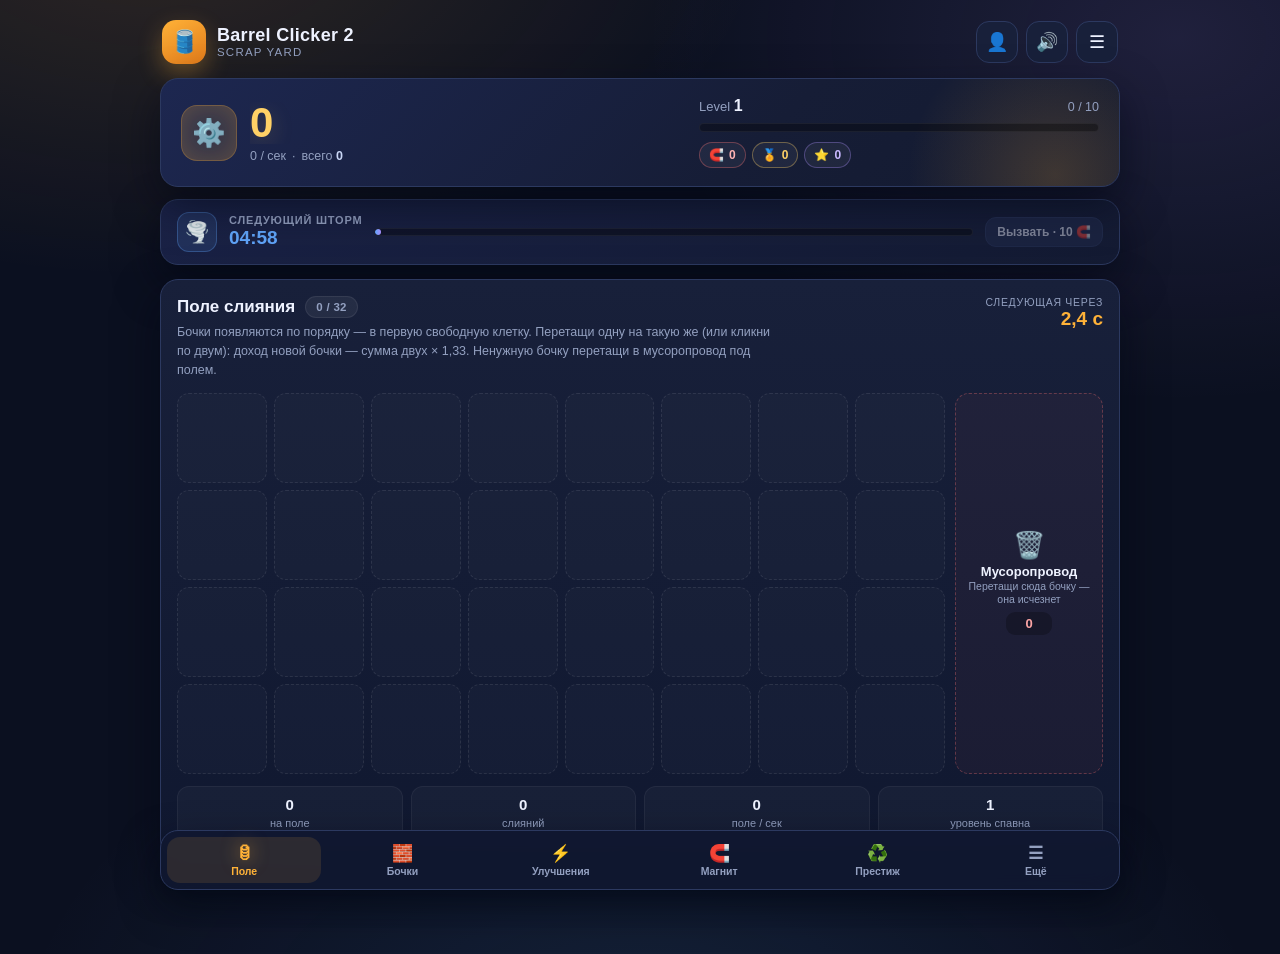
<file: play/index.html>
<!DOCTYPE html>
<html lang="ru">
<head>
  <meta charset="utf-8">
  <meta name="viewport" content="width=device-width, initial-scale=1, viewport-fit=cover">
  <title>Barrel Clicker 2 — скрап, бочки и штормы</title>
  <meta name="description" content="Кликер про бочки, скрап и магнитные шторма: 512 уровней, престиж и золотой скрап. Играй на телефоне с домашнего экрана.">
  <meta name="theme-color" content="#0b1020">
  <meta name="color-scheme" content="dark">
  <meta name="application-name" content="Barrel Clicker">
  <meta name="mobile-web-app-capable" content="yes">
  <meta name="apple-mobile-web-app-capable" content="yes">
  <meta name="apple-mobile-web-app-status-bar-style" content="black-translucent">
  <meta name="apple-mobile-web-app-title" content="Barrel Clicker">
  <link rel="manifest" href="manifest.webmanifest">
  <link rel="icon" type="image/png" sizes="32x32" href="assets/icons/favicon-32.png">
  <link rel="icon" type="image/png" sizes="48x48" href="assets/icons/favicon-48.png">
  <link rel="apple-touch-icon" sizes="180x180" href="assets/icons/apple-touch-icon.png">
  <link rel="stylesheet" href="assets/style.css?v=20261114b">
</head>
<body>
  <div class="boot-splash" id="bootSplash" aria-hidden="true">
    <div class="boot-splash-inner">
      <div class="boot-avatar">🛢️</div>
      <div class="boot-name">
        <b>Barrel Clicker <span class="boot-num">2</span></b>
        <span class="boot-sub">Scrap Yard</span>
      </div>
    </div>
  </div>

  <div class="bg-fx" aria-hidden="true">
    <span class="blob blob-1"></span>
    <span class="blob blob-2"></span>
    <span class="blob blob-3"></span>
  </div>
  <canvas class="fx-canvas" id="fxCanvas" aria-hidden="true"></canvas>

  <div class="app">
    <header class="appbar">
      <div class="brand">
        <span class="brand-mark" id="brandMark" role="button" tabindex="0" aria-label="Логотип">🛢️</span>
        <div class="brand-text">
          <b>Barrel Clicker 2</b>
          <span>Scrap Yard</span>
        </div>
      </div>
      <div class="appbar-actions">
        <button class="icon-btn account-btn" id="accountBtn" aria-label="Аккаунт" title="Аккаунт">
          <span id="accountBtnIco">👤</span>
          <i class="account-dot" id="accountDot" hidden></i>
        </button>
        <button class="icon-btn" id="soundBtn" aria-label="Звук" title="Звук">🔊</button>
        <button class="icon-btn" id="moreBtn" aria-label="Ещё">☰</button>
      </div>
    </header>

    <section class="hero card">
      <div class="hero-scrap">
        <span class="hero-icon">⚙️</span>
        <div class="hero-scrap-text">
          <div class="hero-value" id="scrap">0</div>
          <div class="hero-sub">
            <span id="perSecond">0 / сек</span>
            <span class="dot">·</span>
            <span>всего <b id="totalScrap">0</b></span>
          </div>
        </div>
      </div>

      <div class="hero-side">
        <div class="level-line">
          <span>Level <b id="level">1</b></span>
          <span class="muted" id="xpText">0 / 10</span>
        </div>
        <div class="bar xp"><i id="xpFill"></i></div>
        <div class="pill-row">
          <span class="pill magnet">🧲 <b id="magnets">0</b></span>
          <span class="pill golden">🏅 <b id="goldenScrap">0</b></span>
          <span class="pill star">⭐ <b id="stars">0</b></span>
        </div>
      </div>
    </section>

    <section class="storm card">
      <span class="storm-icon">🌪️</span>
      <div class="storm-text">
        <b id="stormLabel">Следующий шторм</b>
        <span id="stormEta">05:00</span>
      </div>
      <div class="bar storm-bar"><i id="stormFill"></i></div>
      <button class="btn small" id="stormCall">Вызвать · 10 🧲</button>
    </section>

    <main class="views">
      <!-- ПОЛЕ -->
      <section class="view" id="view-field">
        <div class="card field-card">
          <div class="field-head">
            <div class="field-head-text">
              <h2 class="field-title">
                Поле слияния
                <span class="badge" id="fieldCount">0 / 32</span>
              </h2>
              <p class="field-sub">
                Бочки появляются по порядку — в первую свободную клетку.
                Перетащи одну на такую же (или кликни по двум): доход новой бочки — сумма двух × 1,33.
                Ненужную бочку перетащи в мусоропровод под полем.
              </p>
            </div>
            <div class="field-meta">
              <span class="spawn-label">следующая через</span>
              <span class="spawn-eta" id="spawnEta">5,0 с</span>
            </div>
          </div>

          <div class="field-wrap">
            <div class="field" id="field"></div>

            <div class="trash-zone" id="trashZone" title="Перетащи сюда бочку, чтобы выбросить">
              <span class="trash-ico">🗑️</span>
              <div class="trash-text">
                <b>Мусоропровод</b>
                <span>Перетащи сюда бочку — она исчезнет</span>
              </div>
              <span class="trash-count" id="trashCount">0</span>
            </div>
          </div>

          <div class="field-stats">
            <div><b id="fieldBarrels">0</b><span>на поле</span></div>
            <div><b id="merges">0</b><span>слияний</span></div>
            <div><b id="fieldIncome">0</b><span>поле / сек</span></div>
            <div><b id="spawnTierNow">1</b><span>уровень спавна</span></div>
          </div>

          <div class="float-layer" id="floatLayer"></div>
        </div>
      </section>

      <!-- БОЧКИ -->
      <section class="view hidden" id="view-barrels">
        <div class="view-head">
          <h2>Бочки</h2>
          <span class="badge" id="unlockedBarrels">Открыто: 1 / 512</span>
        </div>
        <div class="barrel-tools">
          <input type="number" id="barrelJump" min="1" max="512" step="1" placeholder="Найти уровень 1–512">
          <button class="btn small" id="barrelJumpBtn">Найти</button>
          <button class="btn small" id="barrelNowBtn">К текущему</button>
        </div>
        <div class="barrel-grid" id="barrelGrid"></div>
        <p class="view-note">
          Всего 512 уровней бочек — прокручивай список или найди нужный уровень по номеру.
          Бочки в коллекции приносят пассивный доход даже вне поля. Высокие уровни открываются,
          когда появляется бочка такого уровня, куплена предыдущая или хватает скрапа.
        </p>
      </section>

      <!-- УЛУЧШЕНИЯ -->
      <section class="view hidden" id="view-upgrades">
        <div class="view-head">
          <h2>Улучшения</h2>
          <span class="muted" id="upgradeSummary">0 улучшений</span>
        </div>
        <div class="upgrade-grid" id="upgradeGrid"></div>
        <p class="view-note">
          «Быстрый конвейер» можно прокачать максимум 40 раз: 5,0 с → 1,0 с.
          «Стартовый уровень» повышает уровень новых бочек — вплоть до 512-го,
          а бочки прошлого уровня на поле сразу становятся нового.
          «Больше — лучше» добавляет до 5 дополнительных клеток для появления бочек:
          первая стоит 1 млрд скрапа, каждая следующая — в 1000 раз дороже.
        </p>
      </section>

      <!-- МАГНИТНЫЙ МАГАЗИН -->
      <section class="view hidden" id="view-magnet">
        <div class="view-head">
          <h2>Магнитный магазин</h2>
          <span class="badge" id="magnetSummary">0 / 25</span>
        </div>
        <p class="view-note">
          Постоянные улучшения за 🧲: они не сбрасываются при престиже.
          Сейчас в запасе: <b id="magnetBalance">0</b> 🧲.
        </p>
        <div class="upgrade-grid" id="magnetGrid"></div>
        <p class="view-note">
          Магниты падают при слияниях, а во время шторма их ловят кликом.
          «Экономия» снижает цену ручного вызова шторма с 10 до 5 🧲.
        </p>
      </section>

      <!-- ПРЕСТИЖ -->
      <section class="view hidden" id="view-prestige">
        <div class="card prestige-card">
          <div class="prestige-head">
            <span class="prestige-icon">♻️</span>
            <div>
              <h2>Престиж</h2>
              <p>Перезапуск сохраняет золотой скрап, звёзды и магниты.
                Первый перезапуск — с 1 млн скрапа за забег, каждые 5 перезапусков — в 10 раз дороже.</p>
            </div>
          </div>

          <div class="prestige-main">
            <div>
              <span>Свалка</span>
              <b>уровень <span id="prestigeLevel">1</span></b>
            </div>
            <div>
              <span>Золотой скрап</span>
              <b class="golden-text" id="prestigeGolden">0</b>
            </div>
          </div>

          <div class="prestige-list">
            <div><span>Нужно за забег</span><b id="prestigeNeed">1 M</b></div>
            <div><span>Накоплено за забег</span><b id="prestigeProgress">0 / 1 M</b></div>
            <div><span>После перезапуска</span><b id="prestigeGain">+0 🏅</b></div>
            <div><span>Бонус за 100 🏅</span><b id="prestigePerGolden">10%</b></div>
            <div><span>Текущий буст</span><b id="prestigeBoost">×1,00</b></div>
            <div><span>Буст после перезапуска</span><b id="prestigeNextBoost">×1,00</b></div>
          </div>

          <button class="btn danger wide" id="prestigeBtn">Перезапустить игру</button>
        </div>

        <div class="card stars-card">
          <div class="stars-head">
            <h2>Звёзды</h2>
            <span class="badge" id="starsCount">0 / 10</span>
          </div>
          <div class="stars-row" id="starRow"></div>
          <p class="stars-note">Каждая звезда даёт +10% ко всему доходу. Одна звезда — за каждый перезапуск, максимум 10.</p>
          <div class="stat-line"><span>Бонус звёзд</span><b id="starBoost">+0%</b></div>
        </div>
      </section>
    </main>

    <nav class="bottom-nav">
      <button data-view="field" class="active"><span>🛢</span>Поле</button>
      <button data-view="barrels"><span>🧱</span>Бочки</button>
      <button data-view="upgrades"><span>⚡</span>Улучшения</button>
      <button data-view="magnet"><span>🧲</span>Магнит</button>
      <button data-view="prestige"><span>♻️</span>Престиж</button>
      <button id="moreBtn2"><span>☰</span>Ещё</button>
    </nav>
  </div>

  <!-- Окно «Ещё»: статистика, новости, настройки -->
  <div class="sheet" id="moreSheet" hidden>
    <div class="sheet-card">
      <header class="sheet-head">
        <h2>Ещё</h2>
        <button class="icon-btn" id="sheetClose" aria-label="Закрыть">✕</button>
      </header>

      <div class="sheet-tabs">
        <button data-sheet="stats" class="active">Статистика</button>
        <button data-sheet="news">Новости</button>
        <button data-sheet="options">Настройки</button>
      </div>

      <div class="sheet-panel" id="sheet-stats">
        <div class="stat-grid">
          <div><span>Всего скрапа</span><b id="statTotalScrap">0</b></div>
          <div><span>Слияний</span><b id="statMerges">0</b></div>
          <div><span>Бочек создано</span><b id="statSpawns">0</b></div>
          <div><span>Штормов</span><b id="statStorms">0</b></div>
          <div><span>Перезапусков</span><b id="statRestarts">0</b></div>
          <div><span>Множитель</span><b id="statMult">×1</b></div>
        </div>
      </div>

      <div class="sheet-panel hidden" id="sheet-news">
        <div class="news-item">
          <b>Аккаунт и облако</b>
          <span>Создай аккаунт — прогресс будет храниться в облаке и переедет на другое устройство. Или играй как гость: тогда всё останется на этом устройстве.</span>
        </div>
        <div class="news-item">
          <b>Магнитный шторм</b>
          <span>Во время шторма магниты падают сверху вниз — успей кликнуть по каждому и собрать 🧲.</span>
        </div>
        <div class="news-item">
          <b>512 уровней бочек</b>
          <span>К 12 базовым бочкам добавлено ещё 500: ищи нужный уровень в магазине по номеру.</span>
        </div>
        <div class="news-item">
          <b>Скорость появления</b>
          <span>Максимум 40 улучшений, каждый уровень ускоряет появление на 0,1 секунды.</span>
        </div>
        <div class="news-item">
          <b>Больше — лучше</b>
          <span>Новое улучшение добавляет клетку для появления бочек. Всего до 5 клеток: 1 млрд скрапа за первую и ×1000 за каждую следующую.</span>
        </div>
      </div>

      <div class="sheet-panel hidden" id="sheet-options">
        <div class="install-card" id="installCard" hidden>
          <div class="install-head">
            <span class="install-ico" aria-hidden="true">📱</span>
            <div>
              <b>Установить игру</b>
              <span id="installState">Добавь на домашний экран — и играй без браузера</span>
            </div>
          </div>
          <button class="btn wide" id="installBtn" hidden>Установить на телефон</button>
          <ol class="install-steps" id="installSteps" hidden>
            <li>Открой игру в <b>Safari</b></li>
            <li>Нажми <b>«Поделиться»</b> <span class="install-share" aria-hidden="true">⬆️</span> внизу экрана</li>
            <li>Выбери <b>«На экран „Домой“»</b> и нажми «Добавить»</li>
          </ol>
        </div>
        <div class="options-row">
          <button class="btn" id="accountRowBtn">👤 Аккаунт</button>
        </div>
        <p class="options-note" id="accountStatusText">Гостевой режим: прогресс хранится только на этом устройстве.</p>

        <div class="options-row">
          <button class="btn" id="exportBtn">Экспорт сохранения</button>
          <button class="btn" id="importBtn">Импорт сохранения</button>
        </div>
        <div class="options-row">
          <button class="btn danger wide" id="resetBtn">Сбросить весь прогресс</button>
        </div>
        <p class="options-note">Гостевой прогресс хранится локально. С аккаунтом — ещё и в облаке.</p>
      </div>
    </div>
  </div>

  <input type="file" id="importFile" accept="application/json" hidden>

  <!-- Секретная админ-панель: 10 кликов по логотипу в левом верхнем углу -->
  <div class="sheet" id="adminGate" hidden>
    <div class="sheet-card admin-gate-card">
      <header class="sheet-head">
        <h2>Вход в админ-панель</h2>
        <button class="icon-btn" id="adminGateClose" aria-label="Закрыть">✕</button>
      </header>
      <p class="admin-hint">Введи пароль, чтобы открыть управление игрой.</p>
      <input type="password" id="adminPassword" autocomplete="off" placeholder="Пароль">
      <div class="admin-error" id="adminError"></div>
      <div class="options-row">
        <button class="btn wide" id="adminLoginBtn">Войти</button>
      </div>
    </div>
  </div>

  <div class="sheet" id="adminPanel" hidden>
    <div class="sheet-card admin-card">
      <header class="sheet-head">
        <h2>Админ-панель</h2>
        <button class="icon-btn" id="adminClose" aria-label="Закрыть">✕</button>
      </header>

      <div class="admin-grid">
        <section class="admin-block">
          <h3>Скрап</h3>
          <div class="admin-row"><input type="number" id="adminScrap" step="any" placeholder="Сумма"></div>
          <div class="admin-row">
            <button class="btn small" data-admin="scrap-add">Выдать</button>
            <button class="btn small" data-admin="scrap-set">Выставить</button>
          </div>
          <span class="admin-now" id="adminScrapNow"></span>
        </section>

        <section class="admin-block">
          <h3>Магниты</h3>
          <div class="admin-row"><input type="number" id="adminMagnets" step="1" placeholder="Количество"></div>
          <div class="admin-row">
            <button class="btn small" data-admin="magnets-add">Выдать</button>
            <button class="btn small" data-admin="magnets-set">Выставить</button>
          </div>
          <span class="admin-now" id="adminMagnetsNow"></span>
        </section>

        <section class="admin-block">
          <h3>Золотой скрап</h3>
          <div class="admin-row"><input type="number" id="adminGolden" step="1" placeholder="Количество"></div>
          <div class="admin-row">
            <button class="btn small" data-admin="golden-add">Выдать</button>
            <button class="btn small" data-admin="golden-set">Выставить</button>
          </div>
          <span class="admin-now" id="adminGoldenNow"></span>
        </section>

        <section class="admin-block">
          <h3>Звёзды</h3>
          <div class="admin-row"><input type="number" id="adminStars" min="0" max="10" step="1" placeholder="0–10"></div>
          <div class="admin-row">
            <button class="btn small" data-admin="stars-set">Выставить</button>
          </div>
          <span class="admin-now" id="adminStarsNow"></span>
        </section>

        <section class="admin-block">
          <h3>Бочки</h3>
          <div class="admin-row"><input type="number" id="adminTier" min="1" max="512" step="1" placeholder="Уровень 1–512"></div>
          <div class="admin-row">
            <button class="btn small" data-admin="field-spawn">На поле</button>
            <button class="btn small" data-admin="field-fill">Заполнить</button>
          </div>
          <div class="admin-row">
            <button class="btn small" data-admin="field-clear">Очистить поле</button>
            <button class="btn small" data-admin="unlock-barrels">Открыть все</button>
          </div>
          <span class="admin-now" id="adminFieldNow"></span>
        </section>

        <section class="admin-block">
          <h3>Спавн</h3>
          <div class="admin-row"><input type="number" id="adminSpeed" min="0" max="40" step="1" placeholder="Скорость 0–40"></div>
          <div class="admin-row"><button class="btn small" data-admin="speed-set">Выставить скорость</button></div>
          <div class="admin-row"><input type="number" id="adminStart" min="0" max="511" step="1" placeholder="Старт 0–511"></div>
          <div class="admin-row"><button class="btn small" data-admin="start-set">Стартовый уровень</button></div>
          <span class="admin-now" id="adminSpawnNow"></span>
        </section>

        <section class="admin-block">
          <h3>Улучшения</h3>
          <div class="admin-row">
            <button class="btn small" data-admin="max-upgrades">Прокачать всё</button>
            <button class="btn small" data-admin="max-magnets">Магнитный магазин</button>
          </div>
          <span class="admin-now" id="adminUpgradesNow"></span>
        </section>

        <section class="admin-block">
          <h3>Сброс</h3>
          <div class="admin-row">
            <button class="btn small danger" data-admin="reset-run">Сбросить забег</button>
            <button class="btn small danger" data-admin="reset-all">Полный сброс</button>
          </div>
          <span class="admin-now">Забег сохраняет звёзды, магниты и клетки.</span>
        </section>
      </div>
    </div>
  </div>

  <!-- Осмотр бочки: открывается кнопкой-глазом на карточке -->
  <div class="sheet" id="barrelInspect" hidden>
    <div class="sheet-card inspect-card">
      <header class="sheet-head">
        <h2>Осмотр бочки</h2>
        <button class="icon-btn" id="inspectClose" aria-label="Закрыть">✕</button>
      </header>

      <div class="inspect-stage">
        <span class="inspect-glow" aria-hidden="true"></span>
        <div class="inspect-art" id="inspectArt">
          <canvas class="inspect-canvas" id="inspectCanvas" width="360" height="450"
                  aria-label="3D-бочка. Потяни мышкой, чтобы повернуть."></canvas>
        </div>
      </div>
      <p class="inspect-hint" id="inspectHint">Потяни мышкой, чтобы покрутить бочку</p>

      <div class="inspect-title">
        <span class="inspect-level" id="inspectLevel">Уровень 1 / 512</span>
        <b id="inspectName">Деревянная</b>
        <span id="inspectDesc">Пахнет смолой</span>
      </div>

      <div class="inspect-grid" id="inspectGrid"></div>
      <p class="inspect-note" id="inspectNote"></p>

      <div class="options-row inspect-nav">
        <button class="btn" id="inspectPrev">← Уровень ниже</button>
        <button class="btn" id="inspectNext">Уровень выше →</button>
      </div>
    </div>
  </div>

  <div class="storm-layer" id="stormLayer"></div>
  <div class="toast-wrap" id="toastWrap"></div>

  <div class="acc-onboard" id="accountOnboard" hidden>
    <div class="acc-onboard-card">
      <div class="acc-onboard-logo">🛢️</div>
      <h2>Barrel Clicker</h2>
      <p class="acc-onboard-lead">Создай аккаунт, чтобы прогресс сохранялся в облаке и не пропал при переустановке. Или играй как гость — тогда сохранение останется только на этом устройстве.</p>
      <div class="acc-onboard-actions">
        <button class="btn primary wide" data-acc="register">Создать аккаунт</button>
        <button class="btn wide" data-acc="login">Войти в аккаунт</button>
        <button class="btn wide acc-guest" data-acc="guest">Играть как гость</button>
      </div>
      <p class="acc-onboard-note">Для аккаунта нужны ник, почта и пароль. На почту придёт 8-значный код подтверждения.</p>
    </div>
  </div>

  <div class="sheet" id="accountSheet" hidden>
    <div class="sheet-card account-card">
      <div class="sheet-head">
        <b id="accountTitle">Аккаунт</b>
        <button class="icon-btn" id="accountClose" aria-label="Закрыть">✕</button>
      </div>
      <div id="accountBody"></div>
    </div>
  </div>

  <script src="assets/vendor/supabase.js"></script>
  <script src="assets/account-config.js"></script>
  <script src="assets/game.bundle.js?v=20261114b"></script>
  <script src="assets/account.js"></script>
</body>
</html>
</file>
<file: play/assets/style.css>
/* ------------------------------------------------------------------
   Barrel Clicker 2 — тёмный интерфейс в духе Scrap Clicker 2
------------------------------------------------------------------- */

:root {
  --bg: #0b1020;
  --bg-soft: #101830;
  --card: #18203a;
  --card-2: #212b4d;
  --line: #2c3960;
  --text: #eef2ff;
  --muted: #93a0c0;
  --accent: #ffb238;
  --accent-2: #4ade80;
  --gold: #ffd166;
  --blue: #60a5fa;
  --red: #f87171;
  --purple: #a78bfa;
  --green: #4ade80;
  --radius: 18px;
  --shadow: 0 18px 44px rgba(2, 6, 18, 0.55);
}

* { box-sizing: border-box; }

html, body {
  margin: 0;
  padding: 0;
  min-height: 100%;
}

body {
  font-family: "Segoe UI", Roboto, "Helvetica Neue", Arial, sans-serif;
  color: var(--text);
  background:
    radial-gradient(900px 520px at 12% -8%, rgba(255, 178, 56, 0.14), transparent 68%),
    radial-gradient(760px 520px at 92% 4%, rgba(167, 139, 250, 0.13), transparent 70%),
    radial-gradient(900px 600px at 50% 112%, rgba(96, 165, 250, 0.12), transparent 70%),
    var(--bg);
  -webkit-font-smoothing: antialiased;
}

a { color: inherit; }

button, input, select { font-family: inherit; }

.app {
  max-width: 980px;
  margin: 0 auto;
  padding: 16px 16px 28px;
}

/* ---------------------------------- шапка ---------------------------------- */

.appbar {
  display: flex;
  align-items: center;
  justify-content: space-between;
  gap: 14px;
  padding: 4px 2px 14px;
}

.brand {
  display: flex;
  align-items: center;
  gap: 11px;
}

.brand-mark {
  width: 44px;
  height: 44px;
  display: grid;
  place-items: center;
  border-radius: 14px;
  background: linear-gradient(150deg, #ffb238, #e07a1a);
  box-shadow: 0 10px 24px rgba(255, 178, 56, 0.32);
  font-size: 22px;
  animation: brandFloat 6s ease-in-out infinite;
}

@keyframes brandFloat {
  0%, 100% { transform: translateY(0); box-shadow: 0 10px 24px rgba(255, 178, 56, 0.32); }
  50% { transform: translateY(-2px); box-shadow: 0 14px 30px rgba(255, 178, 56, 0.45); }
}

.brand-text { display: flex; flex-direction: column; line-height: 1.15; }
.brand-text b { font-size: 18px; letter-spacing: 0.3px; }
.brand-text span { font-size: 11.5px; color: var(--muted); text-transform: uppercase; letter-spacing: 1.2px; }

/* ---------------------------------- заставка при запуске ---------------------------------- */

.boot-splash {
  position: fixed;
  inset: 0;
  z-index: 9999;
  display: grid;
  place-items: center;
  padding: 24px;
  pointer-events: none;
  background:
    radial-gradient(520px 340px at 50% 36%, rgba(255, 178, 56, 0.16), transparent 72%),
    radial-gradient(440px 300px at 50% 88%, rgba(167, 139, 250, 0.12), transparent 74%),
    var(--bg);
  animation: bootSplashOut 0.4s ease 1.25s forwards;
}

.boot-splash-inner {
  display: flex;
  flex-direction: column;
  align-items: center;
  gap: 18px;
  text-align: center;
}

.boot-avatar {
  position: relative;
  width: clamp(78px, 17vw, 96px);
  height: clamp(78px, 17vw, 96px);
  display: grid;
  place-items: center;
  border-radius: 28px;
  font-size: clamp(40px, 8.6vw, 50px);
  line-height: 1;
  background: radial-gradient(120% 120% at 30% 18%, #ffd98a, #ffb238 42%, #df7414 100%);
  box-shadow:
    0 22px 55px rgba(255, 178, 56, 0.28),
    inset 0 1px 0 rgba(255, 255, 255, 0.5),
    inset 0 -12px 26px rgba(130, 55, 0, 0.24);
  opacity: 0;
  transform: scale(0.55) rotate(-8deg);
  animation: bootAvatarIn 0.55s cubic-bezier(0.2, 0.75, 0.25, 1.25) 0.06s forwards;
}

.boot-avatar::before {
  content: "";
  position: absolute;
  inset: -12px;
  border-radius: 36px;
  border: 2px solid rgba(255, 209, 102, 0.55);
  opacity: 0;
  animation: bootAvatarRing 0.9s ease-out 0.16s forwards;
}

.boot-name {
  display: flex;
  flex-direction: column;
  gap: 5px;
  opacity: 0;
  transform: translateY(12px);
  animation: bootNameIn 0.42s cubic-bezier(0.2, 0.7, 0.3, 1) 0.42s forwards;
}

.boot-name b {
  font-size: clamp(26px, 5.4vw, 36px);
  letter-spacing: 0.4px;
  color: var(--text);
  text-shadow: 0 5px 26px rgba(255, 178, 56, 0.2);
}

.boot-num { color: var(--accent); }

.boot-sub {
  font-size: 11px;
  letter-spacing: 2.6px;
  text-transform: uppercase;
  color: var(--muted);
  opacity: 0;
  animation: bootSubIn 0.35s ease 0.68s forwards;
}

@keyframes bootAvatarIn {
  0% { opacity: 0; transform: scale(0.55) rotate(-8deg); }
  62% { opacity: 1; transform: scale(1.07) rotate(2deg); }
  100% { opacity: 1; transform: scale(1) rotate(0); }
}

@keyframes bootAvatarRing {
  0% { opacity: 0; transform: scale(0.72); }
  42% { opacity: 0.6; }
  100% { opacity: 0; transform: scale(1.22); }
}

@keyframes bootNameIn {
  from { opacity: 0; transform: translateY(12px); }
  to { opacity: 1; transform: translateY(0); }
}

@keyframes bootSubIn {
  from { opacity: 0; }
  to { opacity: 1; }
}

@keyframes bootSplashOut {
  to { opacity: 0; visibility: hidden; }
}

.icon-btn {
  width: 42px;
  height: 42px;
  display: grid;
  place-items: center;
  border-radius: 13px;
  border: 1px solid var(--line);
  background: var(--card);
  color: var(--text);
  font-size: 18px;
  cursor: pointer;
  transition: 0.15s;
}

.icon-btn:hover { border-color: #3d4e83; background: var(--card-2); }

/* ---------------------------------- карточки ---------------------------------- */

.card {
  background: linear-gradient(180deg, var(--card), var(--bg-soft));
  border: 1px solid var(--line);
  border-radius: var(--radius);
  box-shadow: var(--shadow);
}

/* ---------------------------------- верхняя панель ---------------------------------- */

.hero {
  position: relative;
  overflow: hidden;
  display: grid;
  grid-template-columns: 1.25fr 1fr;
  gap: 18px;
  padding: 18px 20px;
  background: linear-gradient(135deg, #1d2750 0%, #161d36 62%, #131a30 100%);
}

.hero::after {
  content: "";
  position: absolute;
  inset: -60% -10% auto auto;
  width: 320px;
  height: 320px;
  background: radial-gradient(circle, rgba(255, 178, 56, 0.18), transparent 65%);
  pointer-events: none;
}

.hero-scrap {
  display: flex;
  align-items: center;
  gap: 13px;
  position: relative;
  z-index: 1;
}

.hero-icon {
  width: 56px;
  height: 56px;
  display: grid;
  place-items: center;
  border-radius: 16px;
  font-size: 27px;
  background: rgba(255, 178, 56, 0.12);
  border: 1px solid rgba(255, 178, 56, 0.3);
  box-shadow: 0 0 24px rgba(255, 178, 56, 0.18) inset;
}

.hero-scrap-text { min-width: 0; }

.hero-value {
  font-size: 42px;
  font-weight: 900;
  line-height: 1;
  letter-spacing: -0.5px;
  color: var(--gold);
  font-variant-numeric: tabular-nums;
  text-shadow: 0 6px 22px rgba(255, 209, 102, 0.22);
  white-space: nowrap;
  overflow: hidden;
  text-overflow: ellipsis;
}

.hero-sub {
  margin-top: 5px;
  font-size: 12.5px;
  color: var(--muted);
  display: flex;
  gap: 6px;
  align-items: center;
  flex-wrap: wrap;
}

.hero-sub b { color: #c9d6f5; font-weight: 700; }

.hero-side {
  display: flex;
  flex-direction: column;
  justify-content: center;
  gap: 8px;
  position: relative;
  z-index: 1;
}

.level-line {
  display: flex;
  justify-content: space-between;
  align-items: baseline;
  gap: 8px;
  font-size: 13px;
  color: var(--muted);
}

.level-line b { color: var(--text); font-size: 16px; }

.bar {
  height: 9px;
  border-radius: 999px;
  background: rgba(0, 0, 0, 0.35);
  border: 1px solid rgba(255, 255, 255, 0.06);
  overflow: hidden;
}

.bar i {
  display: block;
  height: 100%;
  width: 0;
  border-radius: inherit;
  background: linear-gradient(90deg, #7ee2a8, #3ddc84);
  transition: width 0.25s ease;
}

.pill-row { display: flex; gap: 6px; flex-wrap: wrap; margin-top: 2px; }

.pill {
  display: inline-flex;
  align-items: center;
  gap: 5px;
  padding: 5px 9px;
  border-radius: 999px;
  font-size: 12px;
  font-weight: 700;
  background: rgba(255, 255, 255, 0.05);
  border: 1px solid rgba(255, 255, 255, 0.08);
  color: #dbe5ff;
}

.pill b { font-variant-numeric: tabular-nums; }
.pill.magnet { border-color: rgba(248, 113, 113, 0.35); color: #ffb3b3; }
.pill.golden { border-color: rgba(255, 209, 102, 0.35); color: var(--gold); }
.pill.star { border-color: rgba(167, 139, 250, 0.35); color: #c9b8ff; }

.pulse { animation: statPulse 0.45s ease; }

@keyframes statPulse {
  0% { transform: scale(1); }
  45% { transform: scale(1.18); filter: brightness(1.5); }
  100% { transform: scale(1); }
}

/* ---------------------------------- шторм ---------------------------------- */

.storm {
  margin-top: 12px;
  display: flex;
  align-items: center;
  gap: 12px;
  padding: 12px 16px;
  background: linear-gradient(135deg, #1a2246, #141b33);
}

.storm-icon {
  width: 40px;
  height: 40px;
  flex: 0 0 40px;
  display: grid;
  place-items: center;
  border-radius: 12px;
  font-size: 21px;
  background: rgba(96, 165, 250, 0.12);
  border: 1px solid rgba(96, 165, 250, 0.3);
}

.storm-text { display: flex; flex-direction: column; line-height: 1.2; min-width: 88px; }
.storm-text b { font-size: 11px; text-transform: uppercase; letter-spacing: 0.8px; color: var(--muted); }
.storm-text span { font-size: 19px; font-weight: 800; color: var(--blue); font-variant-numeric: tabular-nums; }

.storm-bar { flex: 1; height: 8px; }
.storm-bar i { background: linear-gradient(90deg, #60a5fa, #a78bfa); transition: width 0.25s linear; }
.storm-text span.hot { color: #ff9e9e; }

/* Магнитный шторм: падающие магниты */
.storm-layer {
  position: fixed;
  inset: 0;
  z-index: 90;
  pointer-events: none;
  overflow: hidden;
}

.storm-magnet {
  position: absolute;
  top: -96px;
  left: var(--x);
  width: var(--size);
  height: var(--size);
  margin-left: calc(var(--size) / -2);
  display: grid;
  place-items: center;
  padding: 0;
  border: 0;
  background: none;
  font-size: calc(var(--size) * 0.8);
  line-height: 1;
  pointer-events: auto;
  cursor: pointer;
  user-select: none;
  -webkit-tap-highlight-color: transparent;
  filter: drop-shadow(0 0 10px rgba(255, 120, 120, 0.7));
  animation: magnetFall var(--fall) linear forwards;
  will-change: transform;
}

.storm-magnet .magnet-ico {
  display: block;
  pointer-events: none;
  transform: rotate(var(--spin));
}

.storm-magnet:active .magnet-ico { transform: rotate(var(--spin)) scale(0.82); }

.storm-magnet.caught { animation: magnetCaught 0.18s ease forwards; pointer-events: none; }

.storm-float {
  position: absolute;
  transform: translate(-50%, -50%);
  color: #ffb3b3;
  font-weight: 800;
  font-size: 17px;
  white-space: nowrap;
  pointer-events: none;
  text-shadow: 0 2px 10px rgba(0, 0, 0, 0.85);
  animation: stormFloat 0.7s ease-out forwards;
}

@keyframes magnetFall {
  from { transform: translate3d(0, 0, 0); }
  to { transform: translate3d(var(--drift), calc(100vh + 140px), 0); }
}

@keyframes magnetCaught {
  to { transform: scale(1.7); opacity: 0; }
}

@keyframes stormFloat {
  0% { opacity: 0; transform: translate(-50%, -50%) scale(0.8); }
  25% { opacity: 1; }
  100% { opacity: 0; transform: translate(-50%, -190%) scale(1.05); }
}

.btn {
  padding: 9px 15px;
  border-radius: 11px;
  border: 1px solid var(--line);
  background: var(--card-2);
  color: var(--text);
  font-size: 13px;
  font-weight: 700;
  cursor: pointer;
  transition: 0.15s;
  text-decoration: none;
  text-align: center;
}

.btn:hover { background: #2a3763; border-color: #3d4e83; }
.btn:disabled { opacity: 0.45; cursor: not-allowed; }
.btn.small { padding: 7px 11px; font-size: 12px; white-space: nowrap; }
.btn.wide { width: 100%; display: block; }
.btn.danger { border-color: rgba(248, 113, 113, 0.45); background: rgba(248, 113, 113, 0.12); color: #ffb3b3; }
.btn.danger:hover { background: rgba(248, 113, 113, 0.2); }
.btn.primary { border-color: rgba(255, 178, 56, 0.45); background: rgba(255, 178, 56, 0.13); color: var(--accent); }

/* ---------------------------------- вкладки ---------------------------------- */

.views { margin-top: 14px; }

.view { display: flex; flex-direction: column; gap: 12px; }
.view.hidden { display: none; }

.view-head {
  display: flex;
  align-items: center;
  justify-content: space-between;
  gap: 12px;
  padding: 2px 4px;
  flex-wrap: wrap;
}

.view-head h2 { margin: 0; font-size: 20px; letter-spacing: 0.2px; }

.muted { color: var(--muted); font-size: 12.5px; }

.view-note {
  margin: 2px 4px 0;
  font-size: 12.5px;
  line-height: 1.55;
  color: var(--muted);
  padding: 10px 12px;
  border-radius: 12px;
  border: 1px dashed var(--line);
  background: rgba(255, 255, 255, 0.02);
}

.view-note + .upgrade-grid { margin-top: 10px; }

.badge {
  display: inline-flex;
  align-items: center;
  gap: 6px;
  padding: 4px 10px;
  border-radius: 999px;
  font-size: 11.5px;
  font-weight: 700;
  letter-spacing: 0.3px;
  background: rgba(255, 255, 255, 0.06);
  border: 1px solid rgba(255, 255, 255, 0.07);
  color: var(--muted);
}

.badge.on { background: rgba(74, 222, 128, 0.12); color: #86efac; border-color: rgba(74, 222, 128, 0.3); }
.badge.off { background: rgba(248, 113, 113, 0.12); color: #fca5a5; border-color: rgba(248, 113, 113, 0.3); }

/* ---------------------------------- поле ---------------------------------- */

.field-card {
  position: relative;
  padding: 16px;
}

.field-head {
  display: flex;
  justify-content: space-between;
  align-items: flex-start;
  gap: 14px;
  margin-bottom: 14px;
  flex-wrap: wrap;
}

.field-title {
  margin: 0 0 5px;
  font-size: 17px;
  display: flex;
  align-items: center;
  gap: 10px;
}

.field-sub {
  margin: 0;
  font-size: 12.5px;
  color: var(--muted);
  line-height: 1.5;
  max-width: 600px;
}

.field-meta {
  display: flex;
  flex-direction: column;
  align-items: flex-end;
  gap: 1px;
  min-width: 118px;
}

.spawn-label {
  font-size: 10.5px;
  text-transform: uppercase;
  letter-spacing: 0.7px;
  color: var(--muted);
}

.spawn-eta {
  font-size: 19px;
  font-weight: 800;
  color: var(--accent);
  font-variant-numeric: tabular-nums;
  line-height: 1.1;
}

.field {
  display: grid;
  grid-template-columns: repeat(8, minmax(0, 1fr));
  gap: 7px;
}

.field-wrap {
  display: flex;
  align-items: stretch;
  gap: 10px;
}

.field-wrap .field { flex: 1 1 auto; min-width: 0; }

.cell {
  position: relative;
  aspect-ratio: 1 / 1;
  border-radius: 12px;
  border: 1px dashed rgba(255, 255, 255, 0.09);
  background: rgba(255, 255, 255, 0.018);
  display: grid;
  place-items: center;
  transition: background 0.15s, border-color 0.15s, transform 0.12s;
  touch-action: none;
  user-select: none;
  -webkit-user-select: none;
}

.cell.has {
  border-style: solid;
  border-color: rgba(255, 178, 56, 0.22);
  background: radial-gradient(circle at 50% 32%, rgba(255, 178, 56, 0.12), rgba(255, 255, 255, 0.02));
  cursor: grab;
}

.cell.has:active { cursor: grabbing; }

.cell.selected {
  border-color: var(--accent);
  box-shadow: 0 0 0 2px rgba(255, 178, 56, 0.4) inset, 0 0 18px rgba(255, 178, 56, 0.25);
}

.cell.drop-ok {
  border-color: var(--accent-2);
  background: rgba(74, 222, 128, 0.15);
  transform: scale(1.05);
}

.cell.drop-bad {
  border-color: rgba(248, 113, 113, 0.7);
  background: rgba(248, 113, 113, 0.1);
}

.cell .barrel-svg { width: 76%; height: 76%; pointer-events: none; }

.cell-level {
  position: absolute;
  left: 4px;
  bottom: 3px;
  font-size: 9px;
  font-weight: 800;
  color: #ffe7bf;
  background: rgba(0, 0, 0, 0.5);
  border-radius: 6px;
  padding: 1px 4px;
  line-height: 1.4;
}

.cell.spawn-in .barrel-svg { animation: popIn 0.35s ease; }
.cell.merge-in .barrel-svg { animation: mergePop 0.45s ease; }
.cell.max-tier { border-color: rgba(255, 224, 102, 0.6); }

@keyframes popIn {
  from { transform: scale(0.5); opacity: 0; }
  to { transform: scale(1); opacity: 1; }
}

@keyframes mergePop {
  0% { transform: scale(0.72); }
  55% { transform: scale(1.2); }
  100% { transform: scale(1); }
}

.drag-ghost {
  position: fixed;
  z-index: 120;
  width: 62px;
  height: 62px;
  pointer-events: none;
  transform: translate(-50%, -50%);
  filter: drop-shadow(0 10px 18px rgba(0, 0, 0, 0.55));
  opacity: 0.95;
  display: grid;
  place-items: center;
}

.drag-ghost .barrel-svg { width: 100%; height: 100%; }

/* ---------------------------------- мусоропровод ---------------------------------- */

.trash-zone {
  display: flex;
  flex: 0 0 148px;
  flex-direction: column;
  justify-content: center;
  align-items: center;
  gap: 6px;
  padding: 10px 8px;
  text-align: center;
  border-radius: 14px;
  border: 1px dashed rgba(248, 113, 113, 0.32);
  background: rgba(248, 113, 113, 0.045);
  transition: border-color 0.15s, background 0.15s, transform 0.15s, box-shadow 0.15s;
  user-select: none;
  -webkit-user-select: none;
  cursor: pointer;
}

.trash-zone .trash-ico {
  font-size: 26px;
  line-height: 1;
  filter: grayscale(0.35);
}

.trash-text { display: flex; flex-direction: column; line-height: 1.25; }
.trash-text b { font-size: 13px; }
.trash-text span { font-size: 10.5px; color: var(--muted); }

.trash-count {
  min-width: 46px;
  text-align: center;
  padding: 4px 9px;
  border-radius: 9px;
  background: rgba(0, 0, 0, 0.25);
  color: #fca5a5;
  font-size: 13px;
  font-weight: 800;
  font-variant-numeric: tabular-nums;
}

.upgrade-buy.holding,
.barrel-buy.holding {
  box-shadow: 0 0 0 3px rgba(255, 178, 56, 0.25);
  filter: brightness(1.15);
}

.trash-zone.armed {
  border-color: rgba(248, 113, 113, 0.6);
  background: rgba(248, 113, 113, 0.09);
}

.trash-zone.over {
  border-color: rgba(248, 113, 113, 0.95);
  background: rgba(248, 113, 113, 0.18);
  transform: scale(1.012);
  box-shadow: 0 0 0 3px rgba(248, 113, 113, 0.12);
}

.trash-zone.bump { animation: trashBump 0.35s ease; }

@keyframes trashBump {
  0% { transform: scale(1); }
  40% { transform: scale(1.035); }
  100% { transform: scale(1); }
}

.upgrade-buy,
.barrel-buy {
  user-select: none;
  -webkit-user-select: none;
  -webkit-touch-callout: none;
}

.field-stats {
  display: grid;
  grid-template-columns: repeat(4, 1fr);
  gap: 8px;
  margin-top: 12px;
}

.field-stats > div {
  text-align: center;
  padding: 9px 6px;
  border-radius: 12px;
  background: rgba(255, 255, 255, 0.03);
  border: 1px solid rgba(255, 255, 255, 0.05);
}

.field-stats b {
  display: block;
  font-size: 15px;
  font-variant-numeric: tabular-nums;
}

.field-stats span { font-size: 11px; color: var(--muted); }

/* всплывающие числа над полем */
.float-layer {
  position: absolute;
  inset: 0;
  pointer-events: none;
  overflow: hidden;
  z-index: 2;
}

.float-num {
  position: absolute;
  font-weight: 800;
  font-size: 18px;
  color: #fff0cf;
  text-shadow: 0 2px 12px rgba(0, 0, 0, 0.8);
  animation: floatUp 0.85s ease-out forwards;
  white-space: nowrap;
}

.float-num.gem { color: var(--gold); font-size: 17px; }
.float-num.gold { color: #ffc44d; font-size: 16px; }
.float-num.diamond { color: #6fe3ff; font-size: 16px; }
.float-num.magnet { color: #ff9e9e; font-size: 16px; }
.float-num.trash { color: #ff9e9e; font-size: 16px; }

@keyframes floatUp {
  0% { opacity: 0; transform: translate(-50%, 0) scale(0.8); }
  20% { opacity: 1; transform: translate(-50%, -14px) scale(1.05); }
  100% { opacity: 0; transform: translate(-50%, -80px) scale(0.95); }
}

/* ---------------------------------- улучшения ---------------------------------- */

.upgrade-grid {
  display: grid;
  grid-template-columns: repeat(auto-fill, minmax(232px, 1fr));
  gap: 10px;
}

.upgrade-card {
  --c: var(--blue);
  position: relative;
  display: flex;
  flex-direction: column;
  gap: 7px;
  padding: 13px;
  border-radius: 16px;
  border: 1px solid var(--line);
  background: linear-gradient(180deg, var(--card), var(--bg-soft));
  overflow: hidden;
}

.upgrade-card::before {
  content: "";
  position: absolute;
  inset: 0 0 auto 0;
  height: 3px;
  background: var(--c);
  opacity: 0.85;
}

.upgrade-card.color-blue { --c: var(--blue); }
.upgrade-card.color-green { --c: var(--green); }
.upgrade-card.color-red { --c: var(--red); }
.upgrade-card.color-purple { --c: var(--purple); }
.upgrade-card.color-gold { --c: var(--gold); }

.upgrade-card.maxed { opacity: 0.8; }
.upgrade-card.maxed::before { opacity: 0.4; }

.upgrade-top { display: flex; align-items: center; gap: 10px; }

.upgrade-icon {
  flex: 0 0 42px;
  width: 42px;
  height: 42px;
  display: grid;
  place-items: center;
  border-radius: 12px;
  font-size: 20px;
  background: rgba(255, 255, 255, 0.05);
  border: 1px solid var(--c);
  box-shadow: 0 0 16px rgba(255, 255, 255, 0.04) inset;
}

.upgrade-title { display: flex; flex-direction: column; min-width: 0; line-height: 1.2; }
.upgrade-title b { font-size: 13.5px; }
.upgrade-title span { font-size: 11px; color: var(--muted); margin-top: 2px; }

.upgrade-desc {
  margin: 0;
  font-size: 12px;
  color: var(--muted);
  line-height: 1.45;
  min-height: 34px;
}

.upgrade-effect {
  font-size: 11.5px;
  color: var(--c);
  font-weight: 700;
  min-height: 16px;
}

.upgrade-buy {
  margin-top: auto;
  width: 100%;
  padding: 9px 10px;
  border-radius: 11px;
  border: 1px solid var(--c);
  background: rgba(255, 255, 255, 0.055);
  color: var(--text);
  font-size: 13px;
  font-weight: 800;
  cursor: pointer;
  transition: 0.15s;
  font-variant-numeric: tabular-nums;
}

.upgrade-buy small { display: block; font-size: 10px; font-weight: 600; opacity: 0.7; margin-top: 1px; }
.upgrade-buy:hover:not(:disabled) { background: rgba(255, 255, 255, 0.11); transform: translateY(-1px); }
.upgrade-buy:disabled { cursor: not-allowed; opacity: 0.45; }

/* ---------------------------------- бочки ---------------------------------- */

.barrel-tools {
  display: flex;
  align-items: center;
  gap: 8px;
  flex-wrap: wrap;
  padding: 0 4px;
}

.barrel-tools input[type="number"] {
  flex: 1 1 150px;
  min-width: 0;
}

.barrel-grid {
  display: grid;
  grid-template-columns: repeat(auto-fill, minmax(270px, 1fr));
  gap: 10px;
}

.barrel-card {
  display: flex;
  align-items: center;
  gap: 11px;
  padding: 11px 12px;
  border-radius: 15px;
  border: 1px solid var(--line);
  background: linear-gradient(180deg, var(--card), var(--bg-soft));
  content-visibility: auto;
  contain-intrinsic-size: auto 78px;
  scroll-margin-top: 90px;
}

.barrel-card.flash {
  animation: barrelFlash 1.2s ease;
}

@keyframes barrelFlash {
  0%, 100% { box-shadow: 0 0 0 0 rgba(255, 178, 56, 0); border-color: var(--line); }
  20% { box-shadow: 0 0 0 3px rgba(255, 178, 56, 0.55); border-color: var(--accent); }
  60% { box-shadow: 0 0 0 1px rgba(255, 178, 56, 0.3); border-color: var(--accent); }
}

.barrel-card.locked { opacity: 0.45; filter: grayscale(0.6); }

.barrel-ico {
  position: relative;
  flex: 0 0 48px;
  width: 48px;
  height: 56px;
  display: grid;
  place-items: center;
  border-radius: 12px;
  background: radial-gradient(circle at 50% 30%, rgba(255, 255, 255, 0.06), rgba(0, 0, 0, 0.28));
  perspective: 260px;
}

.barrel-ico .barrel-svg {
  width: 38px;
  height: 46px;
  transform-origin: 50% 82%;
  transition: transform 0.22s ease;
}

.barrel-card:hover .barrel-ico .barrel-svg {
  transform: rotateY(-14deg) rotateX(3deg) scale(1.05);
}

/* глаз в левом верхнем углу карточки — открыть осмотр бочки */
.barrel-eye {
  position: absolute;
  top: -6px;
  left: -6px;
  z-index: 3;
  width: 24px;
  height: 24px;
  padding: 0;
  display: grid;
  place-items: center;
  border-radius: 50%;
  border: 1px solid rgba(255, 255, 255, 0.22);
  background: rgba(8, 13, 26, 0.9);
  color: #cfe0ff;
  cursor: pointer;
  opacity: 0.85;
  box-shadow: 0 2px 8px rgba(0, 0, 0, 0.45);
  transition: opacity 0.15s, transform 0.15s, background 0.15s, border-color 0.15s, color 0.15s;
}

.barrel-eye svg { width: 15px; height: 15px; }

.barrel-card:hover .barrel-eye { opacity: 1; }

.barrel-eye:hover {
  color: #ffffff;
  border-color: var(--accent);
  background: rgba(255, 178, 56, 0.24);
  transform: scale(1.08);
}

.barrel-eye:active { transform: scale(0.94); }

.barrel-eye:focus-visible {
  outline: 2px solid var(--accent);
  outline-offset: 2px;
  opacity: 1;
}

.barrel-info { flex: 1; min-width: 0; }
.barrel-info b { display: block; font-size: 13.5px; }
.barrel-info span { display: block; font-size: 11.5px; color: var(--muted); line-height: 1.4; }
.barrel-info .owned { color: var(--accent); font-weight: 700; }

.barrel-buy {
  flex: 0 0 auto;
  min-width: 78px;
  padding: 8px 9px;
  border-radius: 10px;
  border: 1px solid rgba(255, 178, 56, 0.35);
  background: rgba(255, 178, 56, 0.1);
  color: var(--accent);
  font-size: 12px;
  font-weight: 800;
  cursor: pointer;
  font-variant-numeric: tabular-nums;
  transition: 0.15s;
}

.barrel-buy small { display: block; font-size: 10px; opacity: 0.75; font-weight: 600; }
.barrel-buy:hover:not(:disabled) { background: rgba(255, 178, 56, 0.18); }
.barrel-buy:disabled { cursor: not-allowed; opacity: 0.4; border-color: var(--line); color: var(--muted); }

/* ---------------------------------- осмотр бочки ---------------------------------- */

.inspect-card { width: min(470px, 100%); }

.inspect-stage {
  position: relative;
  display: grid;
  place-items: center;
  height: 236px;
  margin: 6px auto 2px;
  perspective: 760px;
}

.inspect-glow {
  position: absolute;
  width: 190px;
  height: 190px;
  border-radius: 50%;
  background: radial-gradient(circle, rgba(255, 178, 56, 0.26), rgba(255, 178, 56, 0.05) 52%, transparent 70%);
  filter: blur(7px);
}

.inspect-art {
  position: relative;
  z-index: 1;
  transform-style: preserve-3d;
  animation: inspectFloat 4.6s ease-in-out infinite;
}

.inspect-art.dragging { animation-play-state: paused; }

.inspect-canvas {
  display: block;
  width: 180px;
  height: 225px;
  border-radius: 16px;
  cursor: grab;
  touch-action: none;
  outline: none;
}

.inspect-canvas.dragging { cursor: grabbing; }

.inspect-canvas:focus-visible {
  outline: 2px solid var(--accent);
  outline-offset: 4px;
}

.inspect-art .barrel-svg {
  width: 152px;
  height: 190px;
  filter: drop-shadow(0 18px 18px rgba(0, 0, 0, 0.55));
}

@keyframes inspectFloat {
  0%, 100% { transform: translateY(0) rotateZ(-0.5deg); }
  50% { transform: translateY(-6px) rotateZ(0.5deg); }
}

.inspect-hint {
  margin: 2px 0 0;
  text-align: center;
  font-size: 11px;
  letter-spacing: 0.2px;
  color: var(--muted);
}

.inspect-title { display: flex; flex-direction: column; gap: 4px; text-align: center; }

.inspect-level {
  font-size: 11px;
  font-weight: 800;
  letter-spacing: 0.8px;
  text-transform: uppercase;
  color: var(--accent);
}

.inspect-title b { font-size: 24px; line-height: 1.15; }
.inspect-title > span:last-child { font-size: 13px; color: var(--muted); }

.inspect-grid {
  display: grid;
  grid-template-columns: 1fr 1fr;
  gap: 8px;
  margin-top: 16px;
  text-align: left;
}

.inspect-stat {
  padding: 9px 11px;
  border-radius: 11px;
  border: 1px solid var(--line);
  background: rgba(255, 255, 255, 0.025);
}

.inspect-stat span {
  display: block;
  margin-bottom: 3px;
  font-size: 10.5px;
  letter-spacing: 0.3px;
  text-transform: uppercase;
  color: var(--muted);
}

.inspect-stat b { font-size: 14px; font-variant-numeric: tabular-nums; }

.inspect-note { margin: 12px 0 0; font-size: 12px; line-height: 1.5; color: var(--muted); }

.inspect-nav { margin-top: 14px; }
.inspect-nav .btn { flex: 1 1 140px; }

@media (max-width: 560px) {
  .inspect-stage { height: 198px; }
  .inspect-canvas { width: 150px; height: 187px; }
  .inspect-art .barrel-svg { width: 126px; height: 158px; }
  .inspect-grid { grid-template-columns: 1fr; }
}

/* ---------------------------------- престиж ---------------------------------- */

.prestige-card {
  padding: 18px;
  background: linear-gradient(145deg, #3a2a12 0%, #241e2c 55%, #181a2e 100%);
  border-color: #5a4520;
}

.prestige-head { display: flex; align-items: flex-start; gap: 12px; }

.prestige-icon {
  width: 48px;
  height: 48px;
  flex: 0 0 48px;
  display: grid;
  place-items: center;
  border-radius: 14px;
  font-size: 23px;
  background: rgba(255, 209, 102, 0.12);
  border: 1px solid rgba(255, 209, 102, 0.3);
}

.prestige-head h2 { margin: 0 0 3px; font-size: 19px; }
.prestige-head p { margin: 0; font-size: 12.5px; color: #c9b791; line-height: 1.45; }

.prestige-main {
  display: grid;
  grid-template-columns: 1fr 1fr;
  gap: 10px;
  margin: 16px 0 12px;
}

.prestige-main > div {
  padding: 12px 14px;
  border-radius: 13px;
  background: rgba(0, 0, 0, 0.28);
  border: 1px solid rgba(255, 209, 102, 0.15);
}

.prestige-main span { display: block; font-size: 11px; color: #c9b791; text-transform: uppercase; letter-spacing: 0.7px; }
.prestige-main b { display: block; font-size: 20px; margin-top: 3px; font-variant-numeric: tabular-nums; }
.golden-text { color: var(--gold); }

.prestige-list { display: flex; flex-direction: column; gap: 1px; margin-bottom: 16px; }

.prestige-list > div {
  display: flex;
  justify-content: space-between;
  align-items: baseline;
  gap: 12px;
  padding: 8px 2px;
  border-bottom: 1px solid rgba(255, 255, 255, 0.06);
  font-size: 12.5px;
  color: #d8c9a7;
}

.prestige-list b { color: var(--text); font-variant-numeric: tabular-nums; }

.stars-card { padding: 18px; }

.stars-head { display: flex; justify-content: space-between; align-items: center; gap: 12px; }
.stars-head h2 { margin: 0; font-size: 18px; }

.stars-row {
  display: grid;
  grid-template-columns: repeat(10, 1fr);
  gap: 4px;
  margin: 14px 0 10px;
  font-size: 24px;
  text-align: center;
}

.stars-row .star { opacity: 0.18; filter: grayscale(1); transition: 0.2s; }
.stars-row .star.on { opacity: 1; filter: none; text-shadow: 0 0 14px rgba(167, 139, 250, 0.7); }

.stars-note { margin: 0 0 10px; font-size: 12.5px; color: var(--muted); line-height: 1.5; }

.stat-line {
  display: flex;
  justify-content: space-between;
  align-items: baseline;
  gap: 12px;
  padding: 10px 12px;
  border-radius: 12px;
  background: rgba(255, 255, 255, 0.03);
  border: 1px solid rgba(255, 255, 255, 0.05);
  font-size: 12.5px;
  color: var(--muted);
}

.stat-line b { color: #c9b8ff; font-variant-numeric: tabular-nums; }

/* ---------------------------------- нижняя навигация ---------------------------------- */

.bottom-nav {
  position: sticky;
  bottom: 10px;
  z-index: 40;
  display: grid;
  grid-template-columns: repeat(6, 1fr);
  gap: 4px;
  margin-top: 16px;
  padding: 6px;
  border-radius: 18px;
  border: 1px solid var(--line);
  background: rgba(16, 24, 48, 0.94);
  box-shadow: 0 16px 38px rgba(2, 6, 18, 0.6);
  backdrop-filter: blur(14px);
}

.bottom-nav button {
  padding: 7px 4px 6px;
  border: 0;
  border-radius: 13px;
  background: transparent;
  color: var(--muted);
  font-size: 10.5px;
  font-weight: 700;
  white-space: nowrap;
  cursor: pointer;
  transition: 0.15s;
  display: flex;
  flex-direction: column;
  align-items: center;
  gap: 2px;
}

.bottom-nav button span { font-size: 17px; line-height: 1.15; }
.bottom-nav button:hover { color: var(--text); background: rgba(255, 255, 255, 0.04); }
.bottom-nav button.active { color: var(--accent); background: rgba(255, 178, 56, 0.12); }

/* ---------------------------------- окно «Ещё» ---------------------------------- */

.sheet {
  position: fixed;
  inset: 0;
  z-index: 100;
  display: grid;
  place-items: center;
  padding: 16px;
  background: rgba(4, 8, 18, 0.74);
  backdrop-filter: blur(6px);
}

.sheet[hidden] { display: none; }

.sheet-card {
  width: min(580px, 100%);
  max-height: 88vh;
  overflow-y: auto;
  padding: 18px;
  border-radius: 20px;
  border: 1px solid var(--line);
  background: linear-gradient(180deg, var(--card), var(--bg-soft));
  box-shadow: var(--shadow);
  animation: sheetIn 0.18s ease;
}

@keyframes sheetIn {
  from { opacity: 0; transform: translateY(10px) scale(0.98); }
  to { opacity: 1; transform: translateY(0) scale(1); }
}

.sheet-head { display: flex; justify-content: space-between; align-items: center; gap: 12px; }
.sheet-head h2 { margin: 0; font-size: 20px; }

.sheet-tabs {
  display: flex;
  gap: 6px;
  margin: 14px 0;
  padding: 4px;
  border-radius: 13px;
  background: rgba(0, 0, 0, 0.28);
}

.sheet-tabs button {
  flex: 1;
  padding: 8px 10px;
  border: 0;
  border-radius: 9px;
  background: transparent;
  color: var(--muted);
  font-size: 12.5px;
  font-weight: 700;
  cursor: pointer;
}

.sheet-tabs button.active { background: var(--card-2); color: var(--text); }

.sheet-panel.hidden { display: none; }

.stat-grid {
  display: grid;
  grid-template-columns: 1fr 1fr;
  gap: 8px;
}

.stat-grid > div {
  padding: 10px 12px;
  border-radius: 12px;
  background: rgba(0, 0, 0, 0.24);
  border: 1px solid rgba(255, 255, 255, 0.05);
}

.stat-grid span { display: block; font-size: 11px; color: var(--muted); margin-bottom: 2px; }
.stat-grid b { font-size: 16px; font-variant-numeric: tabular-nums; }

.news-item {
  padding: 11px 13px;
  border-radius: 12px;
  border: 1px solid var(--line);
  background: rgba(255, 255, 255, 0.025);
  margin-bottom: 8px;
}

.news-item b { display: block; font-size: 13px; margin-bottom: 3px; }
.news-item span { font-size: 12.5px; color: var(--muted); line-height: 1.45; }

.options-row { display: flex; gap: 8px; margin-bottom: 9px; flex-wrap: wrap; }
.options-row .btn { flex: 1 1 160px; }
.options-note { margin: 8px 0 0; font-size: 12px; color: var(--muted); }

/* ---------------------------------- админ-панель ---------------------------------- */

.admin-card { width: min(700px, 100%); }
.admin-gate-card { width: min(420px, 100%); }

.admin-grid {
  display: grid;
  grid-template-columns: 1fr 1fr;
  gap: 10px;
  margin-top: 14px;
}

.admin-block {
  padding: 12px;
  border-radius: 14px;
  border: 1px solid var(--line);
  background: rgba(255, 255, 255, 0.025);
}

.admin-block h3 {
  margin: 0 0 9px;
  font-size: 11px;
  letter-spacing: 0.5px;
  text-transform: uppercase;
  color: var(--muted);
}

.admin-row { display: flex; gap: 6px; flex-wrap: wrap; margin-bottom: 6px; }
.admin-row:last-of-type { margin-bottom: 0; }

.admin-row input {
  flex: 1 1 100%;
  width: 100%;
  min-width: 0;
}

.admin-block .btn { flex: 1 1 auto; }

.admin-now { display: block; margin-top: 7px; font-size: 11.5px; color: var(--muted); line-height: 1.4; }

.admin-hint { margin: 10px 0 0; font-size: 12.5px; color: var(--muted); line-height: 1.5; }

.admin-gate-card input { width: 100%; flex: 1 1 auto; margin: 12px 0 4px; }

.admin-error { min-height: 18px; font-size: 12.5px; color: #fca5a5; }

.admin-gate-card .options-row { margin-top: 6px; }

.admin-block .btn.danger { background: rgba(248, 113, 113, 0.12); }

/* экран после третьей неверной попытки в браузере (в exe окно просто закрывается) */
.game-closed {
  display: grid;
  place-items: center;
  min-height: 100vh;
  background: #0b1020;
  color: var(--muted);
  font-size: 18px;
  letter-spacing: 0.3px;
}

@media (max-width: 560px) {
  .admin-grid { grid-template-columns: 1fr; }
}

/* ---------------------------------- тосты ---------------------------------- */

.toast-wrap {
  position: fixed;
  right: 18px;
  bottom: 18px;
  display: flex;
  flex-direction: column;
  gap: 8px;
  z-index: 140;
}

.toast {
  padding: 11px 16px;
  border-radius: 12px;
  background: #1d2848;
  border: 1px solid #33457a;
  color: var(--text);
  font-size: 13.5px;
  box-shadow: 0 12px 30px rgba(0, 0, 0, 0.5);
  animation: toastIn 0.25s ease;
  max-width: 320px;
}

.toast.good { border-color: rgba(74, 222, 128, 0.45); }
.toast.bad { border-color: rgba(248, 113, 113, 0.5); }

@keyframes toastIn {
  from { opacity: 0; transform: translateY(8px); }
  to { opacity: 1; transform: translateY(0); }
}

/* поля ввода */

input[type="number"],
input[type="text"],
input[type="password"],
select {
  flex: 0 1 130px;
  min-width: 90px;
  padding: 9px 11px;
  border-radius: 9px;
  border: 1px solid var(--line);
  background: #0d1428;
  color: var(--text);
  font-size: 13.5px;
  outline: none;
  transition: 0.15s;
}

input:focus, select:focus {
  border-color: var(--accent);
  box-shadow: 0 0 0 3px rgba(255, 178, 56, 0.13);
}

/* ---------------------------------- подвал ---------------------------------- */

.footer {
  display: flex;
  align-items: center;
  justify-content: space-between;
  gap: 12px;
  flex-wrap: wrap;
  margin-top: 18px;
  padding: 12px 4px 0;
  border-top: 1px solid var(--line);
  font-size: 12.5px;
  color: var(--muted);
}

.footer a { color: var(--accent); text-decoration: none; font-weight: 700; }
.footer a:hover { text-decoration: underline; }

/* ---------------------------------- фон и эффекты ---------------------------------- */

.bg-fx {
  position: fixed;
  inset: -14%;
  z-index: -1;
  overflow: hidden;
  pointer-events: none;
}

.bg-fx .blob {
  position: absolute;
  border-radius: 50%;
  filter: blur(72px);
  opacity: 0.55;
  will-change: transform;
}

.blob-1 {
  width: 46vmax; height: 46vmax; left: -10%; top: -14%;
  background: radial-gradient(circle, rgba(255, 178, 56, 0.42), transparent 66%);
  animation: blobDrift1 28s ease-in-out infinite;
}

.blob-2 {
  width: 44vmax; height: 44vmax; right: -12%; top: 4%;
  background: radial-gradient(circle, rgba(167, 139, 250, 0.38), transparent 66%);
  animation: blobDrift2 34s ease-in-out infinite;
}

.blob-3 {
  width: 52vmax; height: 52vmax; left: 22%; bottom: -22%;
  background: radial-gradient(circle, rgba(96, 165, 250, 0.34), transparent 66%);
  animation: blobDrift3 40s ease-in-out infinite;
}

@keyframes blobDrift1 {
  0%, 100% { transform: translate3d(0, 0, 0) scale(1); }
  50% { transform: translate3d(6%, 8%, 0) scale(1.12); }
}

@keyframes blobDrift2 {
  0%, 100% { transform: translate3d(0, 0, 0) scale(1.05); }
  50% { transform: translate3d(-7%, 6%, 0) scale(0.94); }
}

@keyframes blobDrift3 {
  0%, 100% { transform: translate3d(0, 0, 0) scale(0.98); }
  50% { transform: translate3d(4%, -7%, 0) scale(1.1); }
}

.fx-canvas {
  position: fixed;
  inset: 0;
  width: 100%;
  height: 100%;
  pointer-events: none;
  z-index: 130;
}

.appbar-actions { display: flex; align-items: center; gap: 8px; }

.icon-btn.muted { opacity: 0.5; }

/* карточки чуть приподнимаются при наведении */
.upgrade-card,
.barrel-card {
  transition: transform 0.18s ease, border-color 0.18s, box-shadow 0.18s;
}

.upgrade-card:hover,
.barrel-card:hover {
  transform: translateY(-2px);
  border-color: rgba(255, 255, 255, 0.18);
  box-shadow: 0 14px 30px rgba(2, 6, 18, 0.45);
}

.upgrade-icon {
  background-image: radial-gradient(circle at 30% 22%, rgba(255, 255, 255, 0.18), transparent 62%);
  box-shadow: 0 0 18px rgba(255, 255, 255, 0.05) inset, 0 0 16px rgba(0, 0, 0, 0.25);
}

/* магнит в шторме светится сильнее */
.storm-magnet {
  filter: drop-shadow(0 0 10px rgba(255, 120, 120, 0.75)) drop-shadow(0 0 22px rgba(255, 90, 90, 0.35));
}

/* активная вкладка */
.bottom-nav button.active span {
  filter: drop-shadow(0 0 9px rgba(255, 178, 56, 0.6));
  animation: navPop 0.35s ease;
}

@keyframes navPop {
  0% { transform: scale(0.82); }
  60% { transform: scale(1.14); }
  100% { transform: scale(1); }
}

/* лёгкий блик по полосам прогресса */
.bar i { position: relative; overflow: hidden; }

.bar i::after {
  content: "";
  position: absolute;
  inset: 0;
  background: linear-gradient(100deg, transparent 20%, rgba(255, 255, 255, 0.5) 50%, transparent 80%);
  transform: translateX(-130%);
  animation: barSweep 2.8s ease-in-out infinite;
}

@keyframes barSweep {
  0% { transform: translateX(-130%); }
  55%, 100% { transform: translateX(130%); }
}

/* подсветка доступных улучшений (11 карточек — можно анимировать) */
.upgrade-buy:not(:disabled) {
  animation: affordGlow 2.6s ease-in-out infinite;
}

/* в магазине бочек карточек до 512 — только статичное свечение, без анимации */
.barrel-buy:not(:disabled) {
  box-shadow: 0 0 12px rgba(255, 178, 56, 0.16);
}

@keyframes affordGlow {
  0%, 100% { box-shadow: 0 0 0 rgba(255, 178, 56, 0); }
  50% { box-shadow: 0 0 16px rgba(255, 178, 56, 0.24); }
}

.btn:active,
.icon-btn:active,
.upgrade-buy:active,
.barrel-buy:active,
.bottom-nav button:active {
  transform: translateY(1px) scale(0.985);
}

/* вспышка клетки при слиянии */
.cell.merge-in { animation: cellFlash 0.5s ease-out; }

@keyframes cellFlash {
  0% { box-shadow: 0 0 0 0 rgba(255, 209, 102, 0.6), inset 0 0 24px rgba(255, 209, 102, 0.35); }
  100% { box-shadow: 0 0 0 16px rgba(255, 209, 102, 0), inset 0 0 0 rgba(255, 209, 102, 0); }
}

.cell.has .barrel-svg {
  filter: drop-shadow(0 7px 9px rgba(0, 0, 0, 0.45));
}

/* золотые числа при дропе — чуть крупнее и с бликом */
.float-num.gold,
.float-num.gem {
  text-shadow: 0 0 14px rgba(255, 209, 102, 0.85), 0 2px 10px rgba(0, 0, 0, 0.8);
}

.float-num.magnet {
  text-shadow: 0 0 14px rgba(248, 113, 113, 0.85), 0 2px 10px rgba(0, 0, 0, 0.8);
}

@media (prefers-reduced-motion: reduce) {
  .boot-splash { display: none; }
  .bg-fx .blob,
  .brand-mark,
  .bar i::after,
  .upgrade-buy:not(:disabled),
  .cell.merge-in,
  .inspect-art,
  .bottom-nav button.active span {
    animation: none !important;
  }
}

/* ---------------------------------- адаптив ---------------------------------- */

@media (max-width: 760px) {
  .hero { grid-template-columns: 1fr; gap: 14px; }
  .hero-value { font-size: 36px; }
  .storm { flex-wrap: wrap; }
  .storm-bar { flex: 1 1 100%; order: 4; }
  .storm-call { margin-left: auto; }
  .upgrade-grid { grid-template-columns: repeat(2, minmax(0, 1fr)); }
  .barrel-grid { grid-template-columns: 1fr; }
  .field-stats { grid-template-columns: repeat(2, 1fr); }
  .field-wrap { flex-direction: column; }
  .trash-zone {
    flex: 0 0 auto;
    flex-direction: row;
    justify-content: flex-start;
    text-align: left;
    gap: 12px;
    padding: 10px 14px;
  }
  .trash-count { margin-left: auto; }
  .prestige-main { grid-template-columns: 1fr; }
  .stat-grid { grid-template-columns: 1fr 1fr; }
  .stars-row { font-size: 20px; }
}

@media (max-width: 520px) {
  .app { padding: 12px 10px 20px; }
  .hero { padding: 15px; }
  .hero-value { font-size: 31px; }
  .hero-icon { width: 46px; height: 46px; font-size: 22px; }
  .field { gap: 4px; }
  .field-card { padding: 12px; }
  .cell { border-radius: 9px; }
  .cell-level { font-size: 9px; padding: 0 4px; left: 2px; bottom: 2px; }
  .upgrade-grid { gap: 7px; }
  .upgrade-card { padding: 10px; }
  .upgrade-icon { flex-basis: 36px; width: 36px; height: 36px; font-size: 17px; }
  .upgrade-desc { min-height: 46px; }
  .bottom-nav button { font-size: 9.5px; }
  .bottom-nav button span { font-size: 16px; }
  .barrel-card { gap: 8px; padding: 9px; }
  .barrel-buy { min-width: 68px; }
  .stat-grid { grid-template-columns: 1fr; }
  .stars-row { font-size: 17px; }
}

/* шесть кнопок в нижней навигации на очень узких экранах */
@media (max-width: 380px) {
  .bottom-nav { gap: 2px; padding: 5px; }
  .bottom-nav button { font-size: 9px; padding: 6px 2px 5px; }
  .bottom-nav button span { font-size: 15px; }
}

/* ---------------------------------- установка на телефон (PWA) ---------------------------------- */

.install-card {
  display: flex;
  flex-direction: column;
  gap: 10px;
  margin-bottom: 14px;
  padding: 12px 14px;
  border-radius: 14px;
  border: 1px solid rgba(255, 178, 56, 0.28);
  background: linear-gradient(135deg, rgba(255, 178, 56, 0.1), rgba(96, 165, 250, 0.06));
}

.install-card[hidden] { display: none; }

.install-head { display: flex; align-items: center; gap: 10px; }
.install-head b { display: block; font-size: 13.5px; }
.install-head span {
  display: block;
  margin-top: 2px;
  font-size: 11.5px;
  line-height: 1.4;
  color: var(--muted);
}

.install-ico {
  flex: 0 0 38px;
  width: 38px;
  height: 38px;
  display: grid;
  place-items: center;
  border-radius: 12px;
  font-size: 19px;
  background: rgba(255, 178, 56, 0.14);
  border: 1px solid rgba(255, 178, 56, 0.26);
}

.install-steps {
  margin: 0;
  padding-left: 18px;
  font-size: 12px;
  line-height: 1.55;
  color: var(--muted);
}

.install-steps[hidden] { display: none; }
.install-steps b { color: var(--text); }

/* ---------------------------------- мобильный режим ---------------------------------- */

html {
  -webkit-text-size-adjust: 100%;
  background: var(--bg);
}

body {
  overscroll-behavior-y: none;
  -webkit-tap-highlight-color: transparent;
}

@supports (padding: max(0px)) {
  .app {
    padding-left: max(10px, env(safe-area-inset-left));
    padding-right: max(10px, env(safe-area-inset-right));
    padding-bottom: max(20px, env(safe-area-inset-bottom));
  }

  .bottom-nav { bottom: calc(10px + env(safe-area-inset-bottom)); }
  .toast-wrap { bottom: calc(18px + env(safe-area-inset-bottom)); }

  .sheet {
    padding:
      max(16px, env(safe-area-inset-top))
      max(16px, env(safe-area-inset-right))
      max(16px, env(safe-area-inset-bottom))
      max(16px, env(safe-area-inset-left));
  }

  .sheet-card { max-height: calc(88vh - env(safe-area-inset-top)); }
}

@media (pointer: coarse) {
  button,
  .cell,
  .barrel-buy,
  .upgrade-buy,
  .brand-mark {
    -webkit-touch-callout: none;
  }

  button,
  input,
  select {
    touch-action: manipulation;
  }

  .cell { touch-action: none; }

  /* 16px — чтобы Safari на iPhone не приближал страницу при фокусе */
  input[type="number"],
  input[type="text"],
  input[type="password"],
  select {
    font-size: 16px;
  }
}


/* ---------------- аккаунт и облако ---------------- */

.account-btn { position: relative; }

.account-dot {
  position: absolute;
  right: 7px;
  bottom: 7px;
  width: 8px;
  height: 8px;
  border-radius: 50%;
  background: var(--green);
  box-shadow: 0 0 0 3px rgba(74, 222, 128, 0.2);
}

.account-dot[hidden] { display: none; }

.acc-onboard {
  position: fixed;
  inset: 0;
  z-index: 200;
  display: grid;
  place-items: center;
  padding: 20px;
  background: rgba(4, 8, 18, 0.86);
  backdrop-filter: blur(10px);
  overflow-y: auto;
}

.acc-onboard[hidden] { display: none; }

.acc-onboard-card {
  width: min(460px, 100%);
  padding: 26px 24px 22px;
  border-radius: 22px;
  border: 1px solid var(--line);
  background: linear-gradient(160deg, var(--card), var(--bg-soft));
  box-shadow: var(--shadow);
  text-align: center;
}

.acc-onboard-logo {
  width: 66px;
  height: 66px;
  margin: 0 auto 12px;
  display: grid;
  place-items: center;
  font-size: 32px;
  border-radius: 18px;
  background: linear-gradient(150deg, #ffcf72, #ff9f1c);
  box-shadow: inset 0 1px 0 rgba(255, 255, 255, 0.4);
}

.acc-onboard-card h2 {
  margin: 0 0 8px;
  font-size: 26px;
  letter-spacing: -0.6px;
}

.acc-onboard-lead {
  margin: 0 0 18px;
  color: var(--muted);
  font-size: 13.5px;
  line-height: 1.55;
}

.acc-onboard-actions { display: grid; gap: 9px; }

.acc-onboard-card .btn.primary {
  background: linear-gradient(180deg, #ffd166, #ffb238);
  border-color: transparent;
  color: #1a1204;
}

.acc-guest { opacity: 0.85; }

.acc-onboard-note {
  margin: 14px 0 0;
  color: var(--muted);
  font-size: 11.5px;
  line-height: 1.5;
}

.acc-card { width: min(520px, 100%); }

.acc-hero { text-align: center; padding: 6px 4px 14px; }
.acc-hero b { display: block; font-size: 18px; margin: 10px 0 6px; }
.acc-hero p { margin: 0 auto; max-width: 380px; color: var(--muted); font-size: 13px; line-height: 1.55; }

.acc-avatar {
  width: 44px;
  height: 44px;
  flex: 0 0 auto;
  display: grid;
  place-items: center;
  border-radius: 14px;
  font-size: 20px;
  font-weight: 800;
  color: #1a1204;
  background: linear-gradient(150deg, #ffd166, #ff9f1c);
  box-shadow: inset 0 1px 0 rgba(255, 255, 255, 0.35);
}

.acc-avatar.big { width: 64px; height: 64px; margin: 0 auto; font-size: 28px; border-radius: 18px; }

.acc-benefits { display: grid; gap: 8px; margin-bottom: 16px; }

.acc-benefits > div {
  padding: 11px 13px;
  border-radius: 14px;
  border: 1px solid var(--line);
  background: rgba(255, 255, 255, 0.025);
}

.acc-benefits span { font-size: 16px; }
.acc-benefits b { display: inline-block; margin-left: 6px; font-size: 13px; }
.acc-benefits p { margin: 4px 0 0; color: var(--muted); font-size: 12px; line-height: 1.45; }

.acc-actions { display: grid; gap: 9px; }
.acc-actions.two { grid-template-columns: 1fr 1fr; }

.acc-form { display: grid; gap: 11px; }
.acc-form label { display: grid; gap: 6px; color: var(--muted); font-size: 12px; font-weight: 600; }
.acc-form input { width: 100%; }

.acc-error {
  min-height: 16px;
  margin: 0;
  color: var(--red);
  font-size: 12px;
  line-height: 1.4;
}

.acc-foot { margin: 12px 0 0; color: var(--muted); font-size: 11.5px; line-height: 1.5; }
.acc-muted { color: var(--muted); font-size: 12.5px; }
.acc-busy { opacity: 0.72; pointer-events: none; }

.acc-code-head { text-align: center; padding: 2px 0 14px; }
.acc-code-ico { font-size: 34px; }
.acc-code-head b { display: block; margin: 6px 0; font-size: 17px; }
.acc-code-head p { margin: 0; color: var(--muted); font-size: 12.5px; line-height: 1.5; }
.acc-code-head p b { display: inline; font-size: inherit; margin: 0; color: var(--text); }

.acc-code-input {
  text-align: center;
  font-size: 26px !important;
  font-weight: 800;
  letter-spacing: 8px;
  padding: 12px 10px !important;
  text-indent: 8px;
}

.acc-profile { display: flex; align-items: center; gap: 12px; padding: 2px 0 14px; }
.acc-profile-text { display: flex; flex-direction: column; gap: 2px; min-width: 0; }
.acc-profile-text b { font-size: 16px; }
.acc-profile-text span { color: var(--muted); font-size: 12px; }

.acc-sync-row {
  display: flex;
  align-items: center;
  gap: 10px;
  justify-content: space-between;
  padding: 10px 12px;
  margin-bottom: 14px;
  border-radius: 13px;
  border: 1px solid var(--line);
  background: rgba(255, 255, 255, 0.025);
}

.acc-sync { color: var(--muted); font-size: 12px; line-height: 1.35; }

.acc-board { margin-top: 12px; }
.acc-board-list { list-style: none; margin: 0; padding: 0; display: grid; gap: 6px; }

.acc-board-list li {
  display: grid;
  grid-template-columns: 30px minmax(0, 1fr) auto auto;
  align-items: center;
  gap: 8px;
  padding: 9px 11px;
  border-radius: 12px;
  border: 1px solid var(--line);
  background: rgba(255, 255, 255, 0.025);
  font-size: 12.5px;
}

.acc-board-list li.mine { border-color: rgba(255, 178, 56, 0.5); background: rgba(255, 178, 56, 0.08); }
.acc-board-list b { overflow: hidden; text-overflow: ellipsis; white-space: nowrap; }
.acc-rank { color: var(--muted); font-weight: 800; text-align: center; }
.acc-board-scrap { color: var(--gold); font-weight: 700; white-space: nowrap; }
.acc-board-level { color: var(--muted); font-size: 11px; white-space: nowrap; }

.acc-empty { padding: 16px 4px; text-align: center; }
.acc-empty b { display: block; margin-bottom: 8px; }
.acc-empty p { margin: 0; color: var(--muted); font-size: 12.5px; line-height: 1.55; }
.acc-empty code { background: rgba(0, 0, 0, 0.3); padding: 1px 5px; border-radius: 5px; }

@media (max-width: 520px) {
  .acc-onboard { padding: 14px; }
  .acc-onboard-card { padding: 22px 18px 18px; }
  .acc-code-input { letter-spacing: 5px; font-size: 22px !important; }
  .acc-board-list li { grid-template-columns: 24px minmax(0, 1fr) auto; }
  .acc-board-level { display: none; }
}

/* Главные кнопки в аккаунте заметнее обычных .btn.primary */
.acc-form .btn.primary,
.acc-actions .btn.primary,
.acc-choice .btn.primary {
  background: linear-gradient(180deg, #ffd166, #ffb238);
  border-color: transparent;
  color: #1a1204;
  font-weight: 800;
}

/* «Забыли пароль?» — тихая ссылка, а не очередная кнопка */
.acc-form .btn.linkish {
  background: transparent;
  border-color: transparent;
  color: var(--muted);
  font-weight: 600;
  padding: 4px;
}

.acc-form .btn.linkish:hover { color: #fff; text-decoration: underline; }

/* Выбор сохранения при входе */
.acc-conflict-lead { margin: 0 0 12px; line-height: 1.5; }

.acc-choice {
  display: grid;
  gap: 4px;
  padding: 13px 14px;
  margin-bottom: 10px;
  border-radius: 15px;
  border: 1px solid var(--line);
  background: rgba(255, 255, 255, 0.03);
}

.acc-choice b { font-size: 13px; color: var(--muted); text-transform: uppercase; letter-spacing: 0.4px; }
.acc-choice-num { font-size: 22px; font-weight: 800; color: var(--gold); }
.acc-choice-meta { font-size: 12px; color: var(--muted); }
.acc-choice-note { font-size: 12px; color: var(--muted); }
.acc-choice .btn { margin-top: 8px; }
</file>
